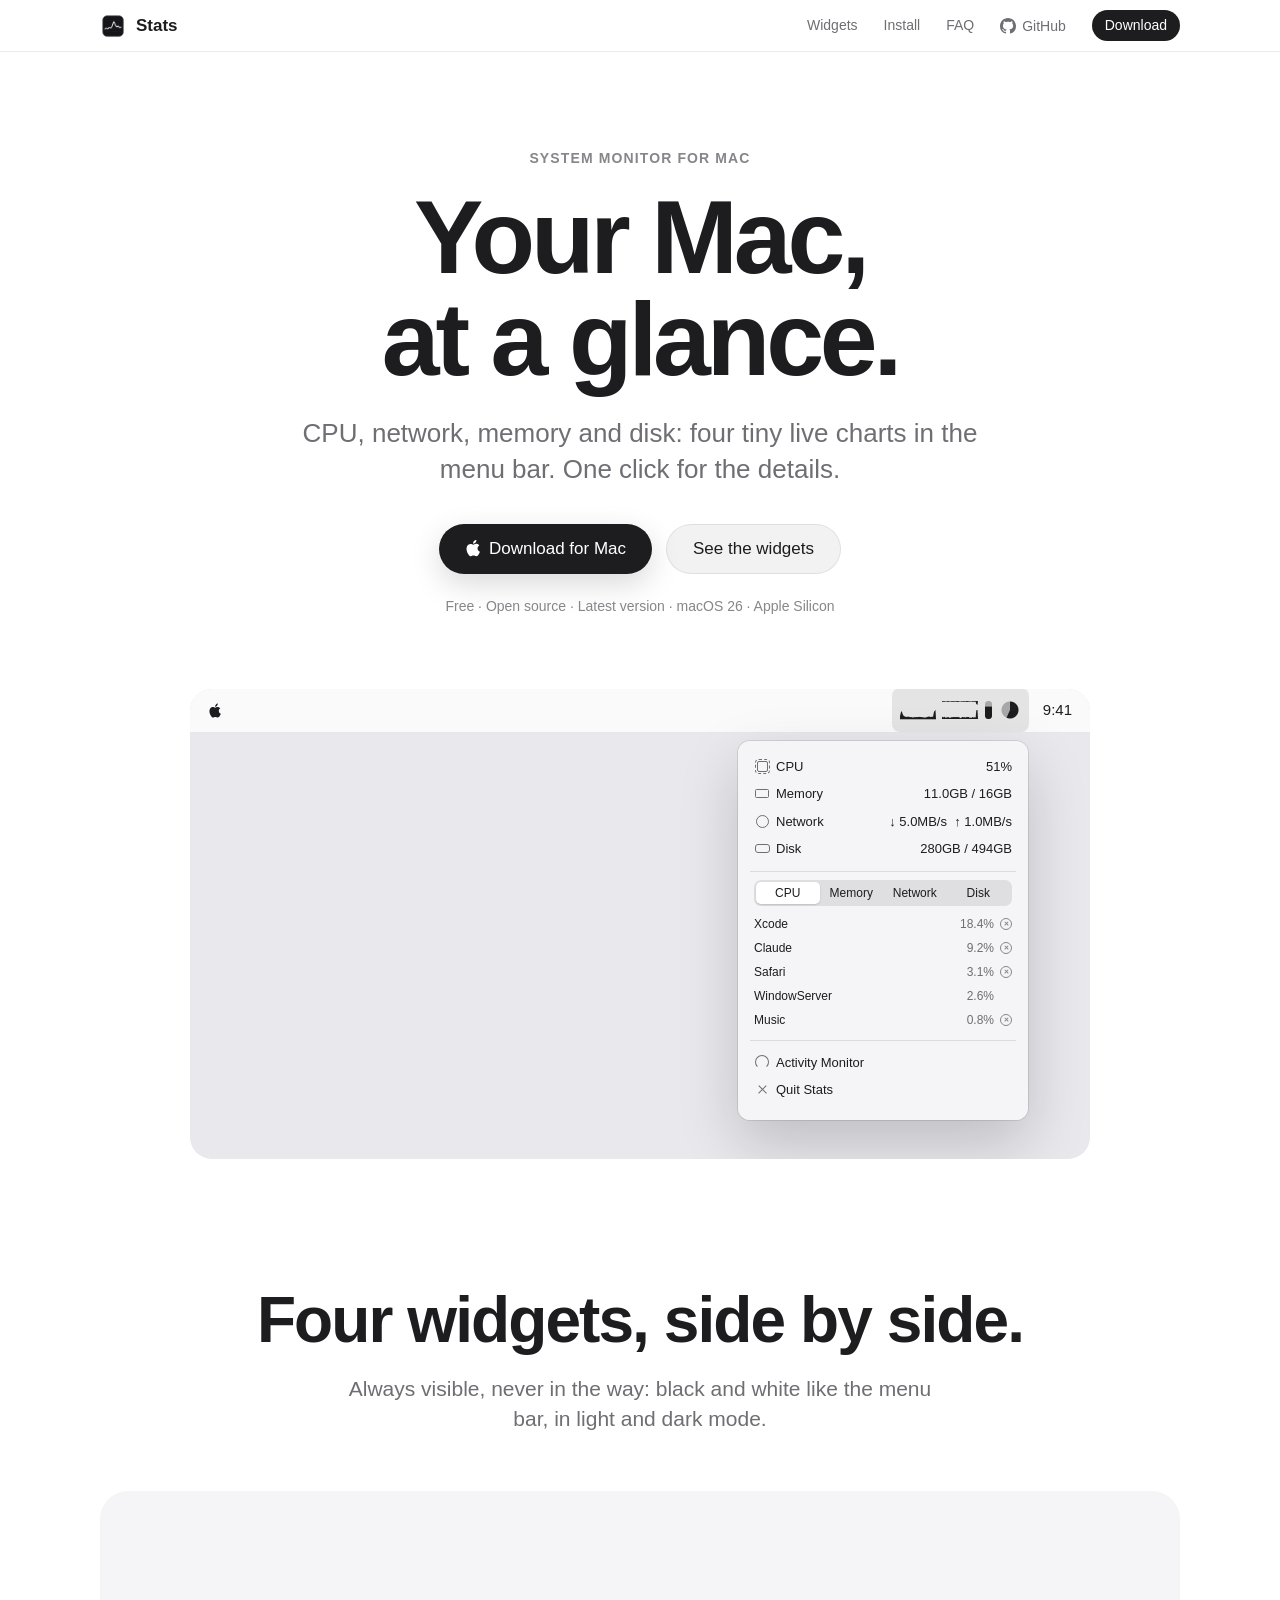
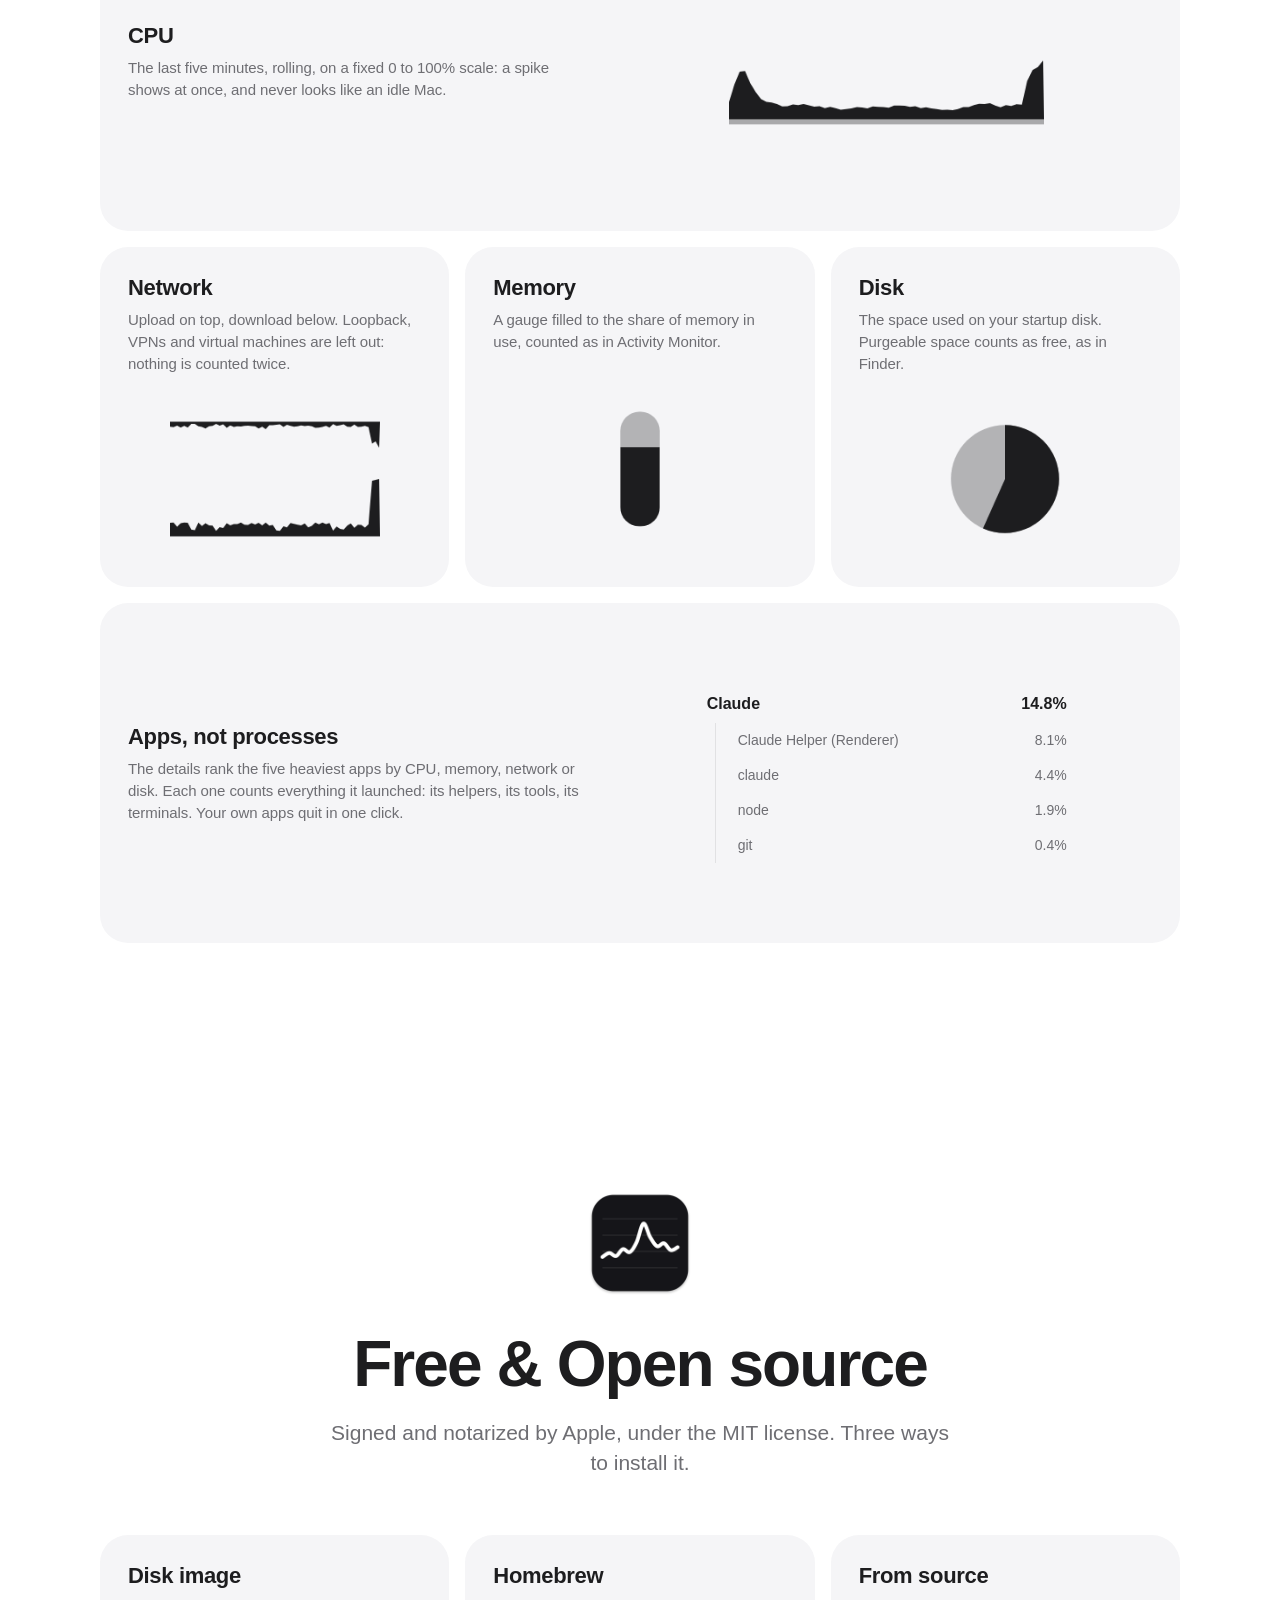
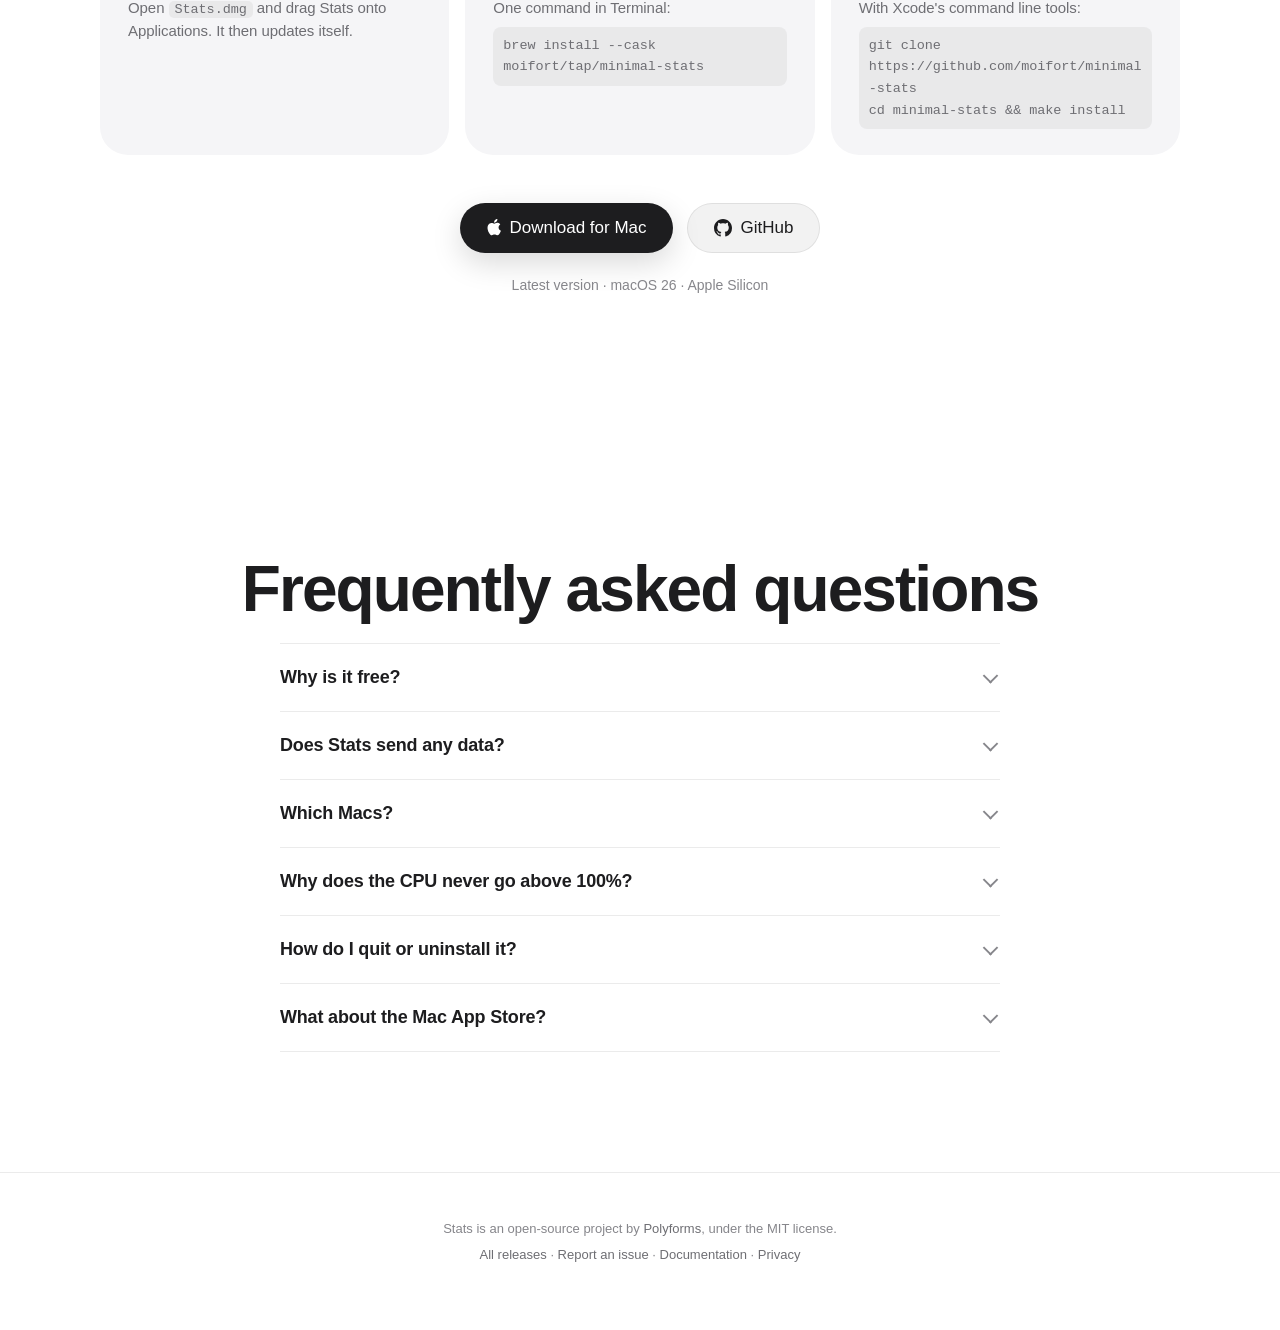
<file: site/index.html>
<!doctype html>
<html lang="fr">
<head>
  <meta charset="utf-8">
  <meta name="viewport" content="width=device-width, initial-scale=1">
  <title data-i18n="meta.title">Stats — Le moniteur système de la barre des menus, gratuit et open source</title>
  <meta name="description" content="Processeur, réseau, mémoire et disque : quatre petits graphiques en direct dans la barre des menus du Mac. Gratuit, open source, rien ne quitte votre Mac.">
  <!-- Share previews: crawlers run no JavaScript, so the English copy is the
       static one here and French is declared as the alternate. -->
  <meta property="og:type" content="website">
  <meta property="og:url" content="https://stats.polyforms.co/">
  <meta property="og:site_name" content="Stats">
  <meta property="og:title" content="Stats — A free, open-source menu bar monitor for Mac">
  <meta property="og:description" content="CPU, network, memory and disk: four tiny live charts in your Mac's menu bar. Free, open source, nothing leaves your Mac.">
  <meta property="og:image" content="https://stats.polyforms.co/og.png">
  <meta property="og:image:width" content="1200">
  <meta property="og:image:height" content="630">
  <meta property="og:image:alt" content="Stats: CPU, network, memory and disk charts in the Mac menu bar">
  <meta property="og:locale" content="en_US">
  <meta property="og:locale:alternate" content="fr_FR">
  <meta name="twitter:card" content="summary_large_image">
  <meta name="twitter:title" content="Stats — A free, open-source menu bar monitor for Mac">
  <meta name="twitter:description" content="CPU, network, memory and disk: four tiny live charts in your Mac's menu bar. Free, open source, nothing leaves your Mac.">
  <meta name="twitter:image" content="https://stats.polyforms.co/og.png">
  <meta name="theme-color" content="#ffffff" media="(prefers-color-scheme: light)">
  <meta name="theme-color" content="#000000" media="(prefers-color-scheme: dark)">
  <meta name="color-scheme" content="light dark">
  <link rel="icon" href="favicon.png" type="image/png">
  <link rel="apple-touch-icon" href="icon-256.png">
  <script>
    // The page is written in French. A browser set to another of the 25
    // languages gets that one (i18n/<code>.js), any other gets English.
    // ?lang=de forces one. The same 25 as Dictate's site.
    (() => {
      const supported = ["bg", "cs", "da", "de", "el", "en", "es", "et", "fi", "fr", "hr", "hu", "it",
        "lt", "lv", "mt", "nl", "pl", "pt", "ro", "ru", "sk", "sl", "sv", "uk"];
      const forced = new URLSearchParams(location.search).get("lang");
      const wanted = forced ? [forced] : (navigator.languages && navigator.languages.length ? navigator.languages : [navigator.language || "en"]);
      const lang = wanted.map((l) => l.toLowerCase().split("-")[0]).find((l) => supported.includes(l)) || "en";
      document.documentElement.lang = lang;
      if (lang !== "fr") document.documentElement.classList.add("i18n-pending");
    })();
  </script>
  <link rel="stylesheet" href="style.css?v=20261111-8">
</head>
<body>

<header class="nav">
  <a class="nav-brand" href="#top" aria-label="Stats">
    <img class="nav-icon" src="icon-256.png" width="26" height="26" alt="">
    <span>Stats</span>
  </a>
  <nav class="nav-links" aria-label="Sections" data-i18n-aria="aria.sections">
    <a href="#features" data-i18n="nav.features">Widgets</a>
    <a href="#install" data-i18n="nav.install">Installer</a>
    <a href="#faq" data-i18n="nav.faq">Questions</a>
    <a class="nav-gh" href="https://github.com/moifort/minimal-stats" rel="noopener"><svg class="nav-github" viewBox="0 0 16 16" width="16" height="16" aria-hidden="true"><path fill="currentColor" d="M8 0c4.42 0 8 3.58 8 8a8.013 8.013 0 0 1-5.45 7.59c-.4.08-.55-.17-.55-.38 0-.27.01-1.13.01-2.2 0-.75-.25-1.23-.54-1.48 1.78-.2 3.65-.88 3.65-3.95 0-.88-.31-1.59-.82-2.15.08-.2.36-1.02-.08-2.12 0 0-.67-.22-2.2.82-.64-.18-1.32-.27-2-.27-.68 0-1.36.09-2 .27-1.53-1.03-2.2-.82-2.2-.82-.44 1.1-.16 1.92-.08 2.12-.51.56-.82 1.28-.82 2.15 0 3.06 1.86 3.75 3.64 3.95-.23.2-.44.55-.51 1.07-.46.21-1.61.55-2.33-.66-.15-.24-.6-.83-1.23-.82-.67.01-.27.38.01.53.34.19.73.9.82 1.13.16.45.68 1.31 2.69.94 0 .67.01 1.3.01 1.49 0 .21-.15.45-.55.38A7.995 7.995 0 0 1 0 8c0-4.42 3.58-8 8-8Z"/></svg>GitHub</a>
    <a class="nav-cta" href="https://github.com/moifort/minimal-stats/releases/latest/download/Stats.dmg" data-download data-i18n="nav.download">Télécharger</a>
  </nav>
</header>

<main id="top">

  <!-- Hero: the menu bar with the four widgets, and the popover under them. -->
  <section class="hero">
    <p class="eyebrow" data-i18n="hero.eyebrow">Moniteur système pour Mac</p>
    <h1 class="hero-title" data-i18n="hero.title">Votre Mac,<br>d'un coup d'œil.</h1>
    <p class="hero-subtitle" data-i18n="hero.subtitle">Processeur, réseau, mémoire et disque&nbsp;: quatre petits graphiques en direct dans la barre des menus. Un clic pour le détail.</p>
    <div class="hero-actions">
      <a class="button primary" href="https://github.com/moifort/minimal-stats/releases/latest/download/Stats.dmg" data-download>
        <svg class="apple-mark" viewBox="0 0 17 20" width="15" height="18" aria-hidden="true"><path fill="currentColor" d="M14.2 10.6c0-2.3 1.9-3.4 2-3.5-1.1-1.6-2.8-1.8-3.4-1.8-1.4-.1-2.8.9-3.5.9-.7 0-1.8-.8-3-.8-1.5 0-3 .9-3.8 2.3-1.6 2.8-.4 7 1.2 9.3.8 1.1 1.7 2.4 2.9 2.4 1.2 0 1.6-.8 3.1-.8 1.4 0 1.8.8 3.1.7 1.3 0 2.1-1.1 2.8-2.3.9-1.3 1.3-2.6 1.3-2.7-.1 0-2.7-1-2.7-3.7ZM11.9 3.8c.6-.8 1.1-1.9 1-3-.9 0-2.1.6-2.7 1.4-.6.7-1.1 1.8-1 2.9 1 .1 2.1-.5 2.7-1.3Z"/></svg>
        <span data-i18n="dl.mac">Télécharger pour Mac</span>
      </a>
      <!-- Shown by main.js once APP_STORE_URL is set: the app is not on the store yet. -->
      <a class="store-badge" href="#" rel="noopener" aria-label="Télécharger dans le Mac App Store" data-i18n-aria="aria.store" data-app-store hidden>
        <img src="badges/fr.svg" height="50" alt="" data-store-badge>
      </a>
      <a class="button ghost" href="#features" data-i18n="hero.seeWidgets">Voir les widgets</a>
    </div>
    <p class="hero-meta" data-i18n="hero.meta">Gratuit · Open source · <span data-version>Dernière version</span> · macOS 26 · Apple Silicon</p>

    <div class="stage" aria-label="Les quatre widgets dans la barre des menus, et le popover ouvert en dessous" data-i18n-aria="aria.stage" role="img">
      <div class="menubar">
        <span class="menubar-apple" aria-hidden="true"><svg viewBox="0 0 17 20" width="13" height="15"><path fill="currentColor" d="M14.2 10.6c0-2.3 1.9-3.4 2-3.5-1.1-1.6-2.8-1.8-3.4-1.8-1.4-.1-2.8.9-3.5.9-.7 0-1.8-.8-3-.8-1.5 0-3 .9-3.8 2.3-1.6 2.8-.4 7 1.2 9.3.8 1.1 1.7 2.4 2.9 2.4 1.2 0 1.6-.8 3.1-.8 1.4 0 1.8.8 3.1.7 1.3 0 2.1-1.1 2.8-2.3.9-1.3 1.3-2.6 1.3-2.7-.1 0-2.7-1-2.7-3.7ZM11.9 3.8c.6-.8 1.1-1.9 1-3-.9 0-2.1.6-2.7 1.4-.6.7-1.1 1.8-1 2.9 1 .1 2.1-.5 2.7-1.3Z"/></svg></span>
        <span class="menubar-spacer"></span>
        <span class="widgets" aria-hidden="true">
          <canvas data-widget="cpu" width="72" height="44"></canvas>
          <canvas data-widget="net" width="72" height="44"></canvas>
          <canvas data-widget="mem" width="18" height="44"></canvas>
          <canvas data-widget="disk" width="44" height="44"></canvas>
        </span>
        <span class="menubar-clock" aria-hidden="true">9:41</span>
      </div>

      <!-- The app's own popover, in its own English, laid out like it. -->
      <div class="popover" aria-hidden="true">
        <div class="pop-rows">
          <div class="pop-row"><i class="sf cpu"></i><span>CPU</span><b data-live="cpu">23%</b></div>
          <div class="pop-row"><i class="sf mem"></i><span>Memory</span><b data-live="mem">11.0GB / 16GB</b></div>
          <div class="pop-row"><i class="sf net"></i><span>Network</span><b data-live="net">↓ 180KB/s&nbsp;&nbsp;↑ 32.0KB/s</b></div>
          <div class="pop-row"><i class="sf disk"></i><span>Disk</span><b>280GB / 494GB</b></div>
        </div>
        <hr>
        <div class="segmented"><span class="on">CPU</span><span>Memory</span><span>Network</span><span>Disk</span></div>
        <div class="pop-list" data-live="apps">
          <div class="pop-app"><span>Xcode</span><em>18.4%</em><i></i></div>
          <div class="pop-app"><span>Claude</span><em>9.2%</em><i></i></div>
          <div class="pop-app"><span>Safari</span><em>3.1%</em><i></i></div>
          <div class="pop-app"><span>WindowServer</span><em>2.6%</em><i class="none"></i></div>
          <div class="pop-app"><span>Music</span><em>0.8%</em><i></i></div>
        </div>
        <hr>
        <div class="pop-action"><i class="sf gauge"></i>Activity Monitor</div>
        <div class="pop-action"><i class="sf quit"></i>Quit Stats</div>
        <div class="pop-version" data-version-short></div>
      </div>
    </div>
  </section>

  <!-- Features -->
  <section class="features" id="features">
    <h2 class="section-title" data-i18n="feat.title">Quatre widgets, côte à côte.</h2>
    <p class="section-lead" data-i18n="feat.lead">Toujours visibles, jamais encombrants&nbsp;: en noir et blanc comme la barre des menus, en clair comme en sombre.</p>

    <div class="bento">
      <article class="card wide full">
        <div class="card-visual"><canvas class="big-widget" data-widget="cpu" width="360" height="160" aria-hidden="true"></canvas></div>
        <h3 data-i18n="cpu.title">Processeur</h3>
        <p data-i18n="cpu.text">Les cinq dernières minutes en continu, sur une échelle fixe de 0 à 100&nbsp;%&nbsp;: un pic se voit tout de suite, et ne se confond jamais avec un Mac au repos.</p>
      </article>

      <article class="card">
        <div class="card-visual"><canvas class="big-widget" data-widget="net" width="240" height="160" aria-hidden="true"></canvas></div>
        <h3 data-i18n="net.title">Réseau</h3>
        <p data-i18n="net.text">L'envoi en haut, la réception en bas. La boucle locale, les VPN et les machines virtuelles sont écartés&nbsp;: rien n'est compté deux fois.</p>
      </article>

      <article class="card">
        <div class="card-visual"><canvas class="big-widget" data-widget="mem" width="60" height="160" aria-hidden="true"></canvas></div>
        <h3 data-i18n="mem.title">Mémoire</h3>
        <p data-i18n="mem.text">Une jauge remplie à la part de mémoire utilisée, comptée comme dans le Moniteur d'activité.</p>
      </article>

      <article class="card fill">
        <div class="card-visual"><canvas class="big-widget" data-widget="disk" width="160" height="160" aria-hidden="true"></canvas></div>
        <h3 data-i18n="disk.title">Disque</h3>
        <p data-i18n="disk.text">La place occupée sur le disque de démarrage. L'espace purgeable compte comme libre, comme dans le Finder.</p>
      </article>


      <article class="card wide full">
        <div class="card-visual">
          <div class="group-demo" aria-hidden="true">
            <div class="group-row lead"><span>Claude</span><em>14.8%</em></div>
            <div class="group-row"><span>Claude Helper (Renderer)</span><em>8.1%</em></div>
            <div class="group-row"><span>claude</span><em>4.4%</em></div>
            <div class="group-row"><span>node</span><em>1.9%</em></div>
            <div class="group-row"><span>git</span><em>0.4%</em></div>
          </div>
        </div>
        <h3 data-i18n="apps.title">Les apps, pas les processus</h3>
        <p data-i18n="apps.text">Le détail classe les cinq apps qui pèsent le plus, en processeur, mémoire, réseau ou disque. Chacune compte tout ce qu'elle a lancé&nbsp;: ses assistants, ses outils, ses terminaux. Vos propres apps se quittent d'un clic.</p>
      </article>

    </div>
  </section>

  <!-- Install: the three ways, then the download. -->
  <section class="download" id="install">
    <img class="download-icon" src="icon-256.png" width="120" height="120" alt="">
    <h2 class="section-title" data-i18n="inst.title">Gratuit &amp; Open source</h2>
    <p class="section-lead" data-i18n="inst.lead">Signé et notarisé par Apple, sous licence MIT. Trois façons de l'installer.</p>

    <div class="bento installs">
      <article class="card">
        <h3 data-i18n="inst.dmg.title">Image disque</h3>
        <p data-i18n="inst.dmg.text">Ouvrez <code>Stats.dmg</code> et glissez Stats dans Applications. Il se met ensuite à jour tout seul.</p>
      </article>
      <article class="card">
        <h3>Homebrew</h3>
        <p data-i18n="inst.brew.text">Une commande dans le Terminal&nbsp;:</p>
        <p><code class="copy">brew install --cask moifort/tap/minimal-stats</code></p>
      </article>
      <article class="card fill">
        <h3 data-i18n="inst.src.title">Depuis les sources</h3>
        <p data-i18n="inst.src.text">Avec les outils en ligne de commande de Xcode&nbsp;:</p>
        <p><code class="copy">git clone https://github.com/moifort/minimal-stats<br>cd minimal-stats &amp;&amp; make install</code></p>
      </article>
    </div>

    <div class="hero-actions">
      <a class="button primary" href="https://github.com/moifort/minimal-stats/releases/latest/download/Stats.dmg" data-download>
        <svg class="apple-mark" viewBox="0 0 17 20" width="15" height="18" aria-hidden="true"><path fill="currentColor" d="M14.2 10.6c0-2.3 1.9-3.4 2-3.5-1.1-1.6-2.8-1.8-3.4-1.8-1.4-.1-2.8.9-3.5.9-.7 0-1.8-.8-3-.8-1.5 0-3 .9-3.8 2.3-1.6 2.8-.4 7 1.2 9.3.8 1.1 1.7 2.4 2.9 2.4 1.2 0 1.6-.8 3.1-.8 1.4 0 1.8.8 3.1.7 1.3 0 2.1-1.1 2.8-2.3.9-1.3 1.3-2.6 1.3-2.7-.1 0-2.7-1-2.7-3.7ZM11.9 3.8c.6-.8 1.1-1.9 1-3-.9 0-2.1.6-2.7 1.4-.6.7-1.1 1.8-1 2.9 1 .1 2.1-.5 2.7-1.3Z"/></svg>
        <span data-i18n="dl.mac">Télécharger pour Mac</span>
      </a>
      <a class="store-badge" href="#" rel="noopener" aria-label="Télécharger dans le Mac App Store" data-i18n-aria="aria.store" data-app-store hidden>
        <img src="badges/fr.svg" height="50" alt="" data-store-badge>
      </a>
      <a class="button ghost" href="https://github.com/moifort/minimal-stats" rel="noopener"><svg class="github-mark" viewBox="0 0 16 16" width="16" height="16" aria-hidden="true"><path fill="currentColor" d="M8 0c4.42 0 8 3.58 8 8a8.013 8.013 0 0 1-5.45 7.59c-.4.08-.55-.17-.55-.38 0-.27.01-1.13.01-2.2 0-.75-.25-1.23-.54-1.48 1.78-.2 3.65-.88 3.65-3.95 0-.88-.31-1.59-.82-2.15.08-.2.36-1.02-.08-2.12 0 0-.67-.22-2.2.82-.64-.18-1.32-.27-2-.27-.68 0-1.36.09-2 .27-1.53-1.03-2.2-.82-2.2-.82-.44 1.1-.16 1.92-.08 2.12-.51.56-.82 1.28-.82 2.15 0 3.06 1.86 3.75 3.64 3.95-.23.2-.44.55-.51 1.07-.46.21-1.61.55-2.33-.66-.15-.24-.6-.83-1.23-.82-.67.01-.27.38.01.53.34.19.73.9.82 1.13.16.45.68 1.31 2.69.94 0 .67.01 1.3.01 1.49 0 .21-.15.45-.55.38A7.995 7.995 0 0 1 0 8c0-4.42 3.58-8 8-8Z"/></svg>GitHub</a>
    </div>
    <p class="hero-meta" data-i18n="dl.meta"><span data-version>Dernière version</span> · macOS 26 · Apple Silicon</p>
  </section>

  <!-- FAQ -->
  <section class="faq" id="faq">
    <h2 class="section-title" data-i18n="faq.title">Questions fréquentes</h2>
    <div class="faq-list">
      <details>
        <summary data-i18n="faq.q1">Pourquoi c'est gratuit&nbsp;?</summary>
        <p data-i18n="faq.a1">Parce que Stats ne coûte rien à faire tourner&nbsp;: pas de serveur, pas de compte. Son code est public sur GitHub, sous licence MIT.</p>
      </details>
      <details>
        <summary data-i18n="faq.q2">Stats envoie-t-il des données&nbsp;?</summary>
        <p data-i18n="faq.a2">Non. Tout est mesuré sur votre Mac et y reste. La seule connexion de Stats est la vérification des mises à jour auprès de GitHub, une fois par jour. <a href="privacy.html">Confidentialité</a></p>
      </details>
      <details>
        <summary data-i18n="faq.q3">Sur quels Mac&nbsp;?</summary>
        <p data-i18n="faq.a3">macOS 26 ou plus récent, sur un Mac à puce Apple, du M1 aux plus récents.</p>
      </details>
      <details>
        <summary data-i18n="faq.q4">Pourquoi le processeur ne dépasse-t-il jamais 100&nbsp;%&nbsp;?</summary>
        <p data-i18n="faq.a4">Stats compte en part de tout le Mac, de 0 à 100&nbsp;%. Le Moniteur d'activité compte par cœur, jusqu'à 800&nbsp;% sur huit cœurs&nbsp;: les deux disent la même chose.</p>
      </details>
      <details>
        <summary data-i18n="faq.q5">Comment le quitter ou le désinstaller&nbsp;?</summary>
        <p data-i18n="faq.a5">Clic droit sur les graphiques&nbsp;: «&nbsp;Quit Stats&nbsp;» le ferme, «&nbsp;Uninstall…&nbsp;» retire l'ouverture à la connexion et met l'app à la corbeille. Supprimer Stats.app des Applications suffit aussi.</p>
      </details>
      <details>
        <summary data-i18n="faq.q6">Et sur le Mac App Store&nbsp;?</summary>
        <p data-i18n="faq.a6">Une version est prévue. Le bac à sable d'Apple empêche de mesurer les autres apps&nbsp;: elle n'aura que les widgets, les chiffres et le réseau par app. Pour la version complète, préférez le téléchargement direct.</p>
      </details>
    </div>
  </section>

</main>

<footer class="footer">
  <p data-i18n="footer.credit">Stats est un projet open source de <a href="https://github.com/moifort" rel="noopener">Polyforms</a>, sous licence MIT.</p>
  <p><a href="https://github.com/moifort/minimal-stats/releases" data-i18n="footer.releases">Toutes les versions</a> · <a href="https://github.com/moifort/minimal-stats/issues" data-i18n="footer.issues">Signaler un problème</a> · <a href="https://github.com/moifort/minimal-stats#readme" data-i18n="footer.docs">Documentation</a> · <a href="privacy.html" data-i18n="footer.privacy">Confidentialité</a></p>
</footer>

<script src="i18n.js?v=20261111-8"></script>
</body>
</html>
</file>
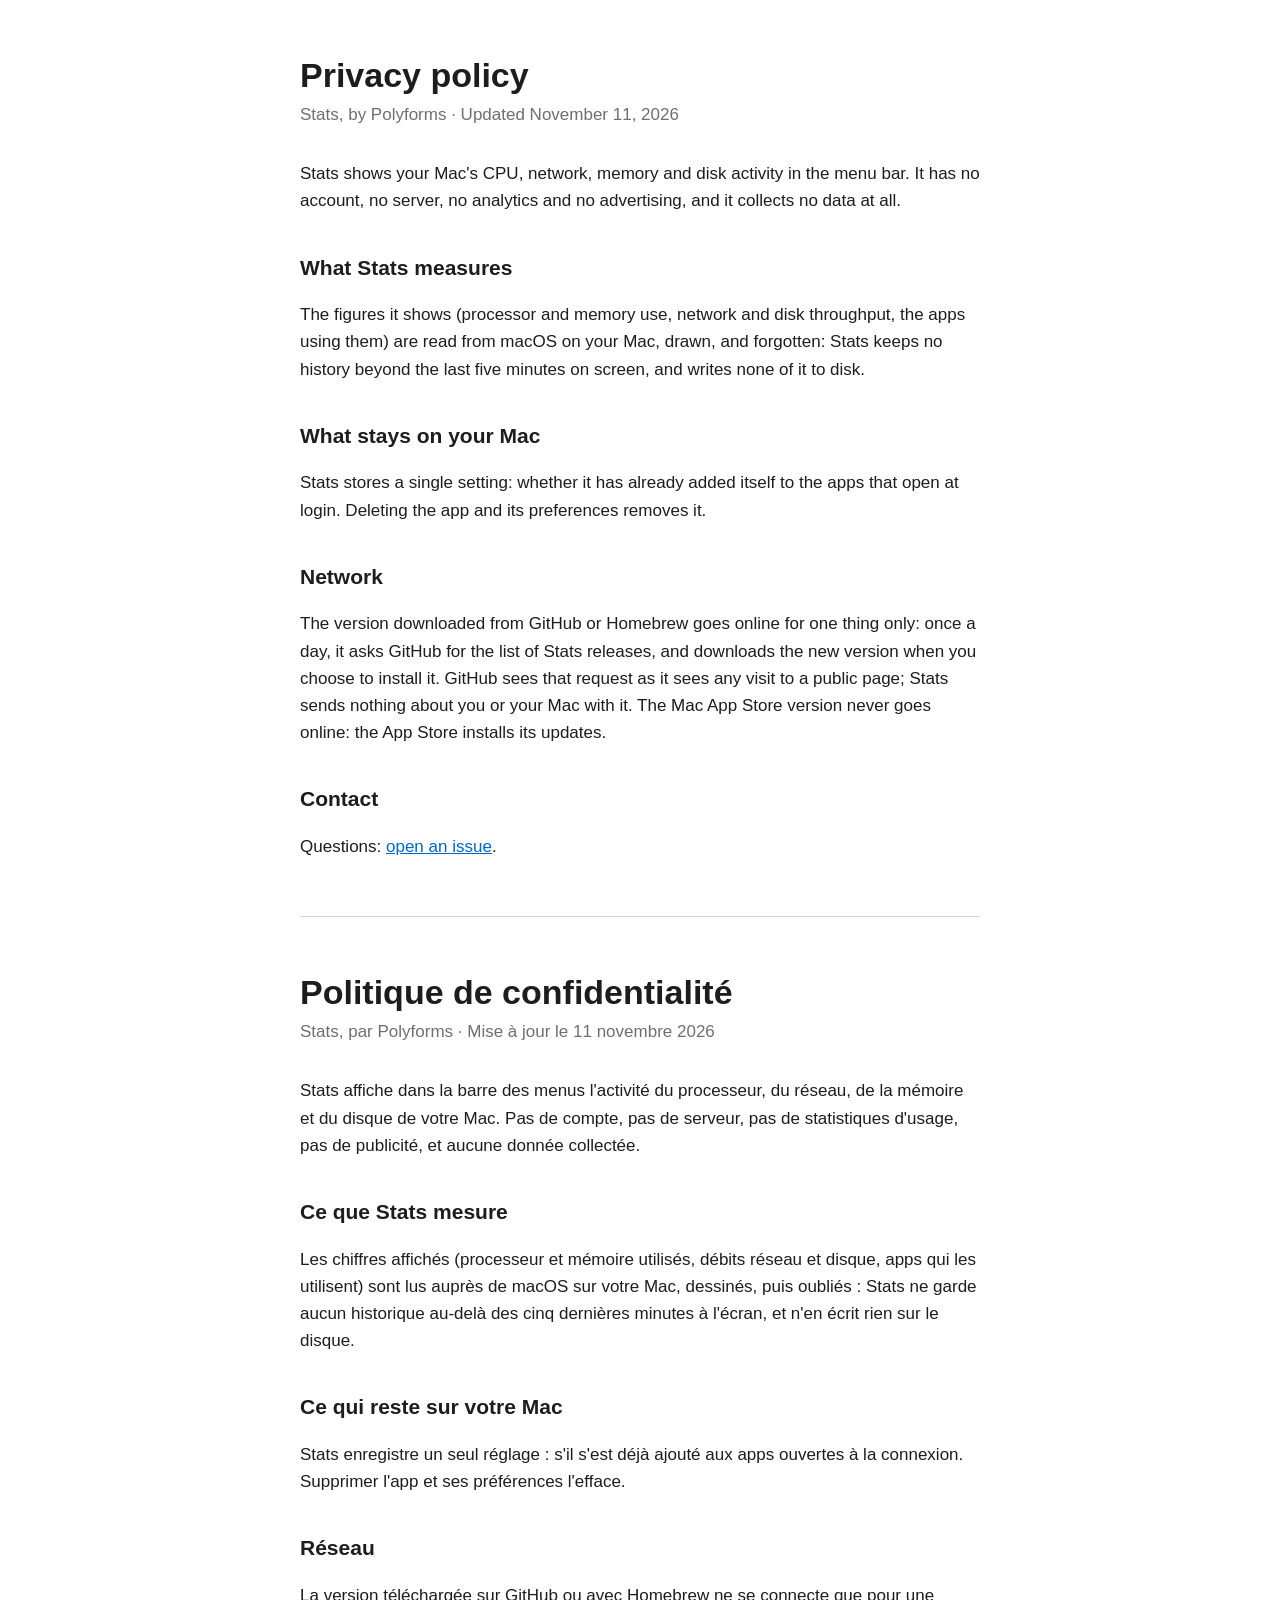
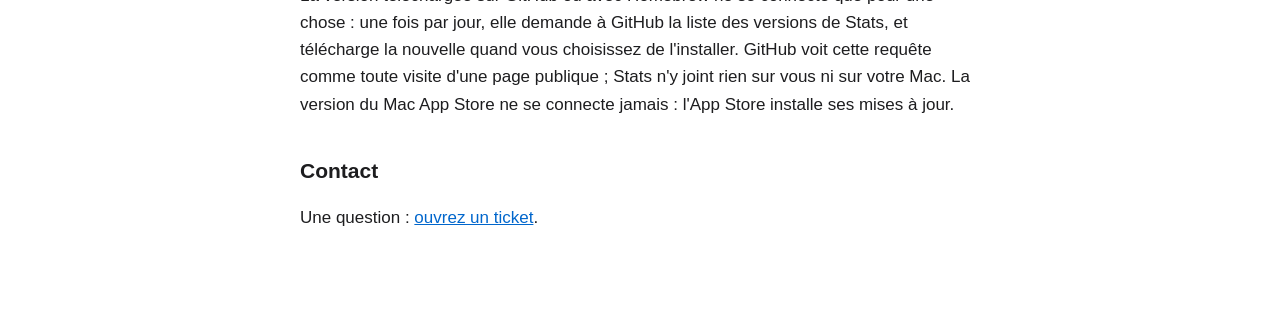
<file: site/privacy.html>
<!doctype html>
<html lang="en">
<head>
  <meta charset="utf-8">
  <meta name="viewport" content="width=device-width, initial-scale=1">
  <title>Stats — Privacy policy</title>
  <meta name="description" content="What Stats, by Polyforms, does with the figures it measures, and what leaves your Mac: nothing.">
  <meta name="color-scheme" content="light dark">
  <link rel="icon" href="favicon.png">
  <style>
    :root { --text: #1d1d1f; --muted: #6e6e73; --line: #d2d2d7; --link: #0066cc; --bg: #fff; }
    @media (prefers-color-scheme: dark) {
      :root { --text: #f5f5f7; --muted: #a1a1a6; --line: #3a3a3c; --link: #2997ff; --bg: #000; }
    }
    body { font: 17px/1.6 -apple-system, BlinkMacSystemFont, "Helvetica Neue", sans-serif; color: var(--text); background: var(--bg); margin: 0; }
    main { max-width: 680px; margin: 0 auto; padding: 56px 24px 80px; }
    h1 { font-size: 34px; line-height: 1.15; margin: 0 0 6px; }
    h2 { font-size: 21px; margin: 36px 0 8px; }
    .meta { color: var(--muted); margin: 0 0 32px; }
    hr { border: 0; border-top: 1px solid var(--line); margin: 56px 0; }
    a { color: var(--link); }
  </style>
</head>
<body>
<main>
  <h1>Privacy policy</h1>
  <p class="meta">Stats, by Polyforms · Updated November 11, 2026</p>

  <p>Stats shows your Mac's CPU, network, memory and disk activity in the menu bar. It has no account, no server, no analytics and no advertising, and it collects no data at all.</p>

  <h2>What Stats measures</h2>
  <p>The figures it shows (processor and memory use, network and disk throughput, the apps using them) are read from macOS on your Mac, drawn, and forgotten: Stats keeps no history beyond the last five minutes on screen, and writes none of it to disk.</p>

  <h2>What stays on your Mac</h2>
  <p>Stats stores a single setting: whether it has already added itself to the apps that open at login. Deleting the app and its preferences removes it.</p>

  <h2>Network</h2>
  <p>The version downloaded from GitHub or Homebrew goes online for one thing only: once a day, it asks GitHub for the list of Stats releases, and downloads the new version when you choose to install it. GitHub sees that request as it sees any visit to a public page; Stats sends nothing about you or your Mac with it. The Mac App Store version never goes online: the App Store installs its updates.</p>

  <h2>Contact</h2>
  <p>Questions: <a href="https://github.com/moifort/minimal-stats/issues">open an issue</a>.</p>

  <hr>

  <h1 lang="fr">Politique de confidentialité</h1>
  <div lang="fr">
  <p class="meta">Stats, par Polyforms · Mise à jour le 11 novembre 2026</p>
  <p>Stats affiche dans la barre des menus l'activité du processeur, du réseau, de la mémoire et du disque de votre Mac. Pas de compte, pas de serveur, pas de statistiques d'usage, pas de publicité, et aucune donnée collectée.</p>
  <h2>Ce que Stats mesure</h2>
  <p>Les chiffres affichés (processeur et mémoire utilisés, débits réseau et disque, apps qui les utilisent) sont lus auprès de macOS sur votre Mac, dessinés, puis oubliés&nbsp;: Stats ne garde aucun historique au-delà des cinq dernières minutes à l'écran, et n'en écrit rien sur le disque.</p>
  <h2>Ce qui reste sur votre Mac</h2>
  <p>Stats enregistre un seul réglage&nbsp;: s'il s'est déjà ajouté aux apps ouvertes à la connexion. Supprimer l'app et ses préférences l'efface.</p>
  <h2>Réseau</h2>
  <p>La version téléchargée sur GitHub ou avec Homebrew ne se connecte que pour une chose&nbsp;: une fois par jour, elle demande à GitHub la liste des versions de Stats, et télécharge la nouvelle quand vous choisissez de l'installer. GitHub voit cette requête comme toute visite d'une page publique&nbsp;; Stats n'y joint rien sur vous ni sur votre Mac. La version du Mac App Store ne se connecte jamais&nbsp;: l'App Store installe ses mises à jour.</p>
  <h2>Contact</h2>
  <p>Une question&nbsp;: <a href="https://github.com/moifort/minimal-stats/issues">ouvrez un ticket</a>.</p>
  </div>
</main>
</body>
</html>
</file>
<file: site/style.css>
/* Stats landing page. Dictate's page (moifort/dictate, site/style.css) with
   its navigation, hero, buttons, bento cards, FAQ, download and footer, but
   monochrome like the app: no accent colour. Every colour is a token, so the
   page follows the system's dark mode, which Dictate's does not. */

:root {
  --bg: #ffffff;
  --bg-card: #f5f5f7;
  --line: rgba(0, 0, 0, 0.08);
  --text: #1d1d1f;
  --text-muted: #6e6e73;
  --text-dim: #86868b;
  --fill: rgba(0, 0, 0, 0.05);
  --fill-strong: rgba(0, 0, 0, 0.09);
  --nav-bg: rgba(255, 255, 255, 0.72);
  --button-bg: #1d1d1f;
  --button-bg-hover: #000;
  --button-text: #fff;
  --key-face: linear-gradient(#ffffff, #f1f1f4);
  --key-lip: #cfcfd6;
  --key-border: rgba(0, 0, 0, 0.12);
  --key-shine: #fff;
  --desk: #e8e8ed;
  --bar: rgba(255, 255, 255, 0.78);
  --popover: rgba(246, 246, 248, 0.94);
  --popover-line: rgba(0, 0, 0, 0.1);
  --shadow: 0 24px 60px rgba(0, 0, 0, 0.18);
  --chart: #1d1d1f;
  --radius: 28px;
  --nav-h: 52px;
  --max: 1080px;
  --font: -apple-system, BlinkMacSystemFont, "SF Pro Display", "SF Pro Text", "Helvetica Neue", Inter, sans-serif;
  --mono: ui-monospace, "SF Mono", Menlo, monospace;
  color-scheme: light dark;
}

@media (prefers-color-scheme: dark) {
  :root {
    --bg: #000000;
    --bg-card: #1c1c1e;
    --line: rgba(255, 255, 255, 0.12);
    --text: #f5f5f7;
    --text-muted: #a1a1a6;
    --text-dim: #86868b;
    --fill: rgba(255, 255, 255, 0.08);
    --fill-strong: rgba(255, 255, 255, 0.14);
    --nav-bg: rgba(0, 0, 0, 0.72);
    --button-bg: #f5f5f7;
    --button-bg-hover: #fff;
    --button-text: #000;
    --key-face: linear-gradient(#3a3a3e, #2c2c30);
    --key-lip: #151517;
    --key-border: rgba(255, 255, 255, 0.1);
    --key-shine: rgba(255, 255, 255, 0.08);
    --desk: #161618;
    --bar: rgba(40, 40, 44, 0.82);
    --popover: rgba(38, 38, 42, 0.95);
    --popover-line: rgba(255, 255, 255, 0.12);
    --shadow: 0 24px 60px rgba(0, 0, 0, 0.6);
    --chart: #f5f5f7;
  }
}

* { box-sizing: border-box; }

/* Hidden for the few milliseconds i18n.js takes to put another language in. */
html.i18n-pending body { visibility: hidden; }

html { scroll-behavior: smooth; }

body {
  margin: 0;
  font-family: var(--font);
  background: var(--bg);
  color: var(--text);
  -webkit-font-smoothing: antialiased;
  text-rendering: optimizeLegibility;
  line-height: 1.5;
  overflow-x: hidden;
}

a { color: inherit; text-decoration: none; }
code { font-family: var(--mono); font-size: 0.9em; background: var(--fill); padding: 1px 6px; border-radius: 5px; }

/* Inline keys drawn as Mac keycaps: light face, a lip underneath, a soft drop. */
kbd {
  display: inline-flex;
  align-items: center;
  gap: 0.3em;
  font-family: var(--font);
  font-size: 0.78em;
  font-weight: 500;
  line-height: 1;
  padding: 0.38em 0.62em 0.42em;
  margin: 0 0.1em;
  border-radius: 0.42em;
  background: var(--key-face);
  border: 1px solid var(--key-border);
  box-shadow:
    0 2px 0 var(--key-lip),
    0 3px 6px rgba(0, 0, 0, 0.1),
    inset 0 1px 0 var(--key-shine);
  white-space: nowrap;
  color: var(--text);
  vertical-align: 0.12em;
}

/* ---------- Navigation ---------- */

.nav {
  position: sticky;
  top: 0;
  z-index: 10;
  height: var(--nav-h);
  display: flex;
  align-items: center;
  justify-content: space-between;
  padding: 0 max(20px, calc((100% - var(--max)) / 2));
  background: var(--nav-bg);
  backdrop-filter: saturate(180%) blur(20px);
  -webkit-backdrop-filter: saturate(180%) blur(20px);
  border-bottom: 1px solid var(--line);
  font-size: 14px;
}
.nav-brand { display: flex; align-items: center; gap: 10px; font-weight: 600; font-size: 17px; }
.nav-icon { width: 26px; height: 26px; border-radius: 7px; display: block; }
.nav-links { display: flex; align-items: center; gap: 26px; color: var(--text-muted); }
.nav-links a:hover { color: var(--text); }
.nav-gh { display: inline-flex; align-items: center; gap: 6px; line-height: 1; }
.nav-github { display: block; flex: 0 0 auto; width: 16px; height: 16px; }
.nav-cta {
  color: var(--button-text) !important;
  background: var(--button-bg);
  padding: 5px 13px;
  border-radius: 99px;
  font-weight: 500;
}
.nav-cta:hover { background: var(--button-bg-hover); }

@media (max-width: 720px) {
  .nav-links a:not(.nav-cta) { display: none; }
}
@media (max-width: 560px) {
  section { padding-top: 88px; padding-bottom: 88px; }
  .section-lead { margin-bottom: 40px; }
}

/* ---------- Layout ---------- */

main { display: block; }

section {
  padding: 120px max(20px, calc((100% - var(--max)) / 2));
  text-align: center;
  scroll-margin-top: var(--nav-h);
}

.section-title {
  font-size: clamp(36px, 6vw, 64px);
  line-height: 1.05;
  letter-spacing: -0.03em;
  font-weight: 700;
  margin: 0 0 20px;
}

.section-lead {
  max-width: 620px;
  margin: 0 auto 56px;
  font-size: clamp(17px, 2vw, 21px);
  color: var(--text-muted);
  line-height: 1.45;
}

/* ---------- Hero ---------- */

.eyebrow {
  margin: 0 0 18px;
  font-size: 14px;
  font-weight: 600;
  letter-spacing: 0.08em;
  text-transform: uppercase;
  color: var(--text-dim);
}

.hero { padding-top: 96px; padding-bottom: 64px; }

.hero-title {
  font-size: clamp(52px, 9.5vw, 104px);
  line-height: 0.98;
  letter-spacing: -0.04em;
  font-weight: 700;
  margin: 0 0 24px;
}

.hero-subtitle {
  font-size: clamp(19px, 2.4vw, 26px);
  color: var(--text-muted);
  max-width: 700px;
  margin: 0 auto 36px;
  line-height: 1.4;
}

.hero-actions { display: flex; gap: 14px; justify-content: center; flex-wrap: wrap; }
.apple-mark { display: block; flex: 0 0 auto; margin-right: 9px; margin-top: -2px; }
.github-mark { display: block; flex: 0 0 auto; width: 18px; height: 18px; margin-right: 9px; }

.button {
  display: inline-flex;
  align-items: center;
  justify-content: center;
  height: 50px;
  padding: 0 26px;
  border-radius: 99px;
  font-size: 17px;
  font-weight: 500;
  transition: transform 0.15s ease, background 0.15s ease, box-shadow 0.15s ease;
}
.button:active { transform: scale(0.97); }
.button.primary {
  color: var(--button-text);
  background: var(--button-bg);
  box-shadow: 0 10px 30px rgba(0, 0, 0, 0.15);
}
.button.primary:hover { background: var(--button-bg-hover); box-shadow: 0 14px 40px rgba(0, 0, 0, 0.22); }
.button.ghost {
  color: var(--text);
  background: var(--fill);
  border: 1px solid var(--line);
}
.button.ghost:hover { background: var(--fill-strong); }

/* Apple's own badge, unaltered, as tall as the buttons: i18n.js swaps in the page's language. */
.store-badge { display: inline-flex; border-radius: 9px; transition: transform 0.15s ease, opacity 0.15s ease; }
.store-badge[hidden] { display: none; }
.store-badge:hover { opacity: 0.85; }
.store-badge:active { transform: scale(0.97); }
.store-badge img { display: block; height: 50px; width: auto; }

.hero-meta { margin: 22px 0 0; font-size: 14px; color: var(--text-dim); }

/* ---------- The stage: a menu bar, the widgets, the popover ---------- */

.stage {
  position: relative;
  max-width: 900px;
  margin: 72px auto 0;
  height: 470px;
  border-radius: 22px;
  background: var(--desk);
  overflow: hidden;
  text-align: left;
}
.menubar {
  display: flex;
  align-items: center;
  gap: 14px;
  height: 44px;
  padding: 0 18px;
  background: var(--bar);
  backdrop-filter: blur(20px);
  -webkit-backdrop-filter: blur(20px);
  border-bottom: 1px solid var(--line);
  font-size: 15px;
  font-weight: 500;
}
.menubar-apple { display: inline-flex; }
.menubar-spacer { flex: 1; }
.widgets { display: inline-flex; align-items: center; gap: 6px; height: 44px; padding: 0 8px; border-radius: 8px; background: var(--fill-strong); }
.widgets canvas { display: block; height: 22px; width: auto; }
.menubar-clock { font-variant-numeric: tabular-nums; }

/* The app's popover: 290 points wide, rows of 13 pt text, right under the widgets. */
.popover {
  position: absolute;
  top: 52px;
  right: 62px;
  width: 290px;
  padding: 12px;
  border-radius: 12px;
  background: var(--popover);
  backdrop-filter: blur(30px);
  -webkit-backdrop-filter: blur(30px);
  box-shadow: var(--shadow), 0 0 0 1px var(--popover-line);
  font-size: 13px;
  color: var(--text);
}
.popover hr { border: 0; border-top: 1px solid var(--popover-line); margin: 8px 0; }
.pop-row, .pop-action { display: flex; align-items: center; gap: 6px; padding: 4px; }
.pop-row b { margin-left: auto; font-weight: 400; font-variant-numeric: tabular-nums; white-space: nowrap; }
.pop-action { color: var(--text); }
.pop-version { text-align: right; font-size: 10px; color: var(--text-dim); padding-top: 4px; }
.segmented { display: flex; margin: 0 4px 6px; padding: 2px; border-radius: 7px; background: var(--fill-strong); font-size: 12px; }
.segmented span { flex: 1; text-align: center; padding: 2px 0; border-radius: 5px; }
.segmented .on { background: var(--bg); box-shadow: 0 1px 2px rgba(0, 0, 0, 0.15); }
.pop-app { display: flex; align-items: center; gap: 6px; padding: 3px 4px; font-size: 12px; }
.pop-app span { flex: 1; overflow: hidden; text-overflow: ellipsis; white-space: nowrap; }
.pop-app em { font-style: normal; color: var(--text-muted); font-variant-numeric: tabular-nums; }
.pop-app i { width: 12px; height: 12px; border-radius: 50%; border: 1.2px solid var(--text-dim); position: relative; }
.pop-app i.none { visibility: hidden; }
.pop-app i::before, .pop-app i::after { content: ""; position: absolute; left: 2.5px; top: 4.4px; width: 5px; height: 1.2px; background: var(--text-dim); transform: rotate(45deg); }
.pop-app i::after { transform: rotate(-45deg); }

/* SF Symbols-like glyphs, drawn in CSS so the page needs no icon font. */
.sf { width: 16px; height: 14px; flex: 0 0 16px; display: inline-flex; align-items: center; justify-content: center; color: var(--text-muted); position: relative; }
.sf::before { content: ""; display: block; border: 1.4px solid currentColor; }
.sf.cpu::before { width: 9px; height: 9px; border-radius: 2px; outline: 1.2px dashed currentColor; outline-offset: 1px; }
.sf.mem::before { width: 12px; height: 7px; border-radius: 1.5px; }
.sf.net::before { width: 11px; height: 11px; border-radius: 50%; }
.sf.disk::before { width: 13px; height: 7px; border-radius: 3px; }
.sf.gauge::before { width: 12px; height: 12px; border-radius: 50%; border-bottom-color: transparent; }
.sf.quit::before { border: 0; width: 11px; height: 1.4px; background: currentColor; transform: rotate(45deg); }
.sf.quit::after { content: ""; position: absolute; width: 11px; height: 1.4px; background: currentColor; transform: rotate(-45deg); }

@media (max-width: 640px) {
  .stage { height: 440px; margin-top: 48px; border-radius: 18px; }
  .menubar { padding: 0 12px; gap: 10px; }
  .menubar-clock { display: none; }
  .popover { right: 50%; transform: translateX(50%); width: min(290px, calc(100% - 24px)); }
}

/* ---------- Features: Dictate's bento ---------- */

.features { padding-top: 64px; }

.bento {
  display: grid;
  grid-template-columns: repeat(3, minmax(0, 1fr));
  grid-auto-rows: auto;
  gap: 16px;
  text-align: left;
}
@media (max-width: 900px) { .bento { grid-template-columns: repeat(2, minmax(0, 1fr)); } }
@media (max-width: 560px) { .bento { grid-template-columns: 1fr; gap: 14px; } }

.card {
  background: var(--bg-card);
  border-radius: var(--radius);
  padding: 28px 28px 26px;
  display: flex;
  flex-direction: column;
  gap: 8px;
  min-height: 340px;
  overflow: hidden;
}
.card h3 { order: 1; margin: 0; font-size: 22px; line-height: 1.2; letter-spacing: -0.015em; font-weight: 600; }
.card p { order: 2; margin: 0; color: var(--text-muted); font-size: 15px; line-height: 1.45; letter-spacing: -0.005em; }
.card-visual {
  order: 3;
  flex: 1 1 auto;
  min-height: 160px;
  padding-top: 16px;
  display: flex;
  align-items: center;
  justify-content: center;
}

.card.wide {
  grid-column: span 2;
  display: grid;
  grid-template-columns: minmax(0, 1fr) minmax(0, 1.15fr);
  grid-template-rows: 1fr auto auto 1fr;
  column-gap: 32px;
  row-gap: 8px;
}
.card.wide h3 { grid-column: 1; grid-row: 2; }
.card.wide p { grid-column: 1; grid-row: 3; }
.card.wide .card-visual { grid-column: 2; grid-row: 1 / -1; padding-top: 0; }
/* A tile across the whole row at every width. */
.card.full { grid-column: 1 / -1; }
@media (max-width: 900px) {
  .card.wide { display: flex; }
  .card.wide .card-visual { padding-top: 16px; }
  /* Two columns: three singles leave the last one a whole row, as in Dictate. */
  .card.fill { grid-column: span 2; }
}
@media (max-width: 560px) {
  .card { padding: 24px 22px 22px; min-height: 0; }
  .card.wide, .card.fill { grid-column: span 1; }
  .card.full { grid-column: 1 / -1; }
}

.big-widget { display: block; max-width: 100%; height: 140px; width: auto; }


.group-demo { width: 100%; max-width: 360px; font-size: 14px; }
.group-row { display: flex; justify-content: space-between; gap: 12px; padding: 7px 0 7px 22px; color: var(--text-muted); border-left: 1.5px solid var(--line); margin-left: 8px; }
.group-row em { font-style: normal; font-variant-numeric: tabular-nums; }
.group-row.lead { padding-left: 0; margin-left: 0; border: 0; color: var(--text); font-weight: 600; font-size: 16px; }


/* ---------- Install ---------- */

.download { padding-top: 120px; padding-bottom: 140px; }
.download-icon { display: block; width: 120px; height: 120px; margin: 0 auto 28px; }
.installs { margin-bottom: 48px; }
.installs .card { min-height: 0; }
.installs .card p { order: 0; }
.installs .card h3 { order: 0; }
.copy { display: block; user-select: all; line-height: 1.6; padding: 8px 10px; border-radius: 8px; overflow-wrap: anywhere; }

/* ---------- FAQ ---------- */

.faq-list { max-width: 720px; margin: 0 auto; text-align: left; border-top: 1px solid var(--line); }
.faq-list details { border-bottom: 1px solid var(--line); }
.faq-list summary {
  cursor: pointer;
  list-style: none;
  padding: 20px 36px 20px 0;
  font-size: 18px;
  font-weight: 600;
  letter-spacing: -0.01em;
  position: relative;
}
.faq-list summary::-webkit-details-marker { display: none; }
.faq-list summary::after {
  content: "";
  position: absolute;
  right: 4px;
  top: 50%;
  width: 9px;
  height: 9px;
  border-right: 2px solid var(--text-dim);
  border-bottom: 2px solid var(--text-dim);
  transform: translateY(-70%) rotate(45deg);
  transition: transform 0.2s ease;
}
.faq-list details[open] summary::after { transform: translateY(-30%) rotate(225deg); }
.faq-list p { margin: 0 0 22px; color: var(--text-muted); font-size: 16px; line-height: 1.55; max-width: 640px; }
.faq-list p a { text-decoration: underline; text-underline-offset: 2px; }

/* ---------- Footer ---------- */

.footer {
  padding: 40px 20px 60px;
  text-align: center;
  font-size: 13px;
  color: var(--text-dim);
  border-top: 1px solid var(--line);
}
.footer p { margin: 6px 0; }
.footer a { color: var(--text-muted); }
.footer a:hover { color: var(--text); }

/* ---------- Reveal on scroll ---------- */

.reveal { opacity: 0; transform: translateY(18px); transition: opacity 0.7s ease, transform 0.7s ease; }
.reveal.in { opacity: 1; transform: none; }

@media (prefers-reduced-motion: reduce) {
  .reveal { opacity: 1; transform: none; transition: none; }
  html { scroll-behavior: auto; }
}
</file>
